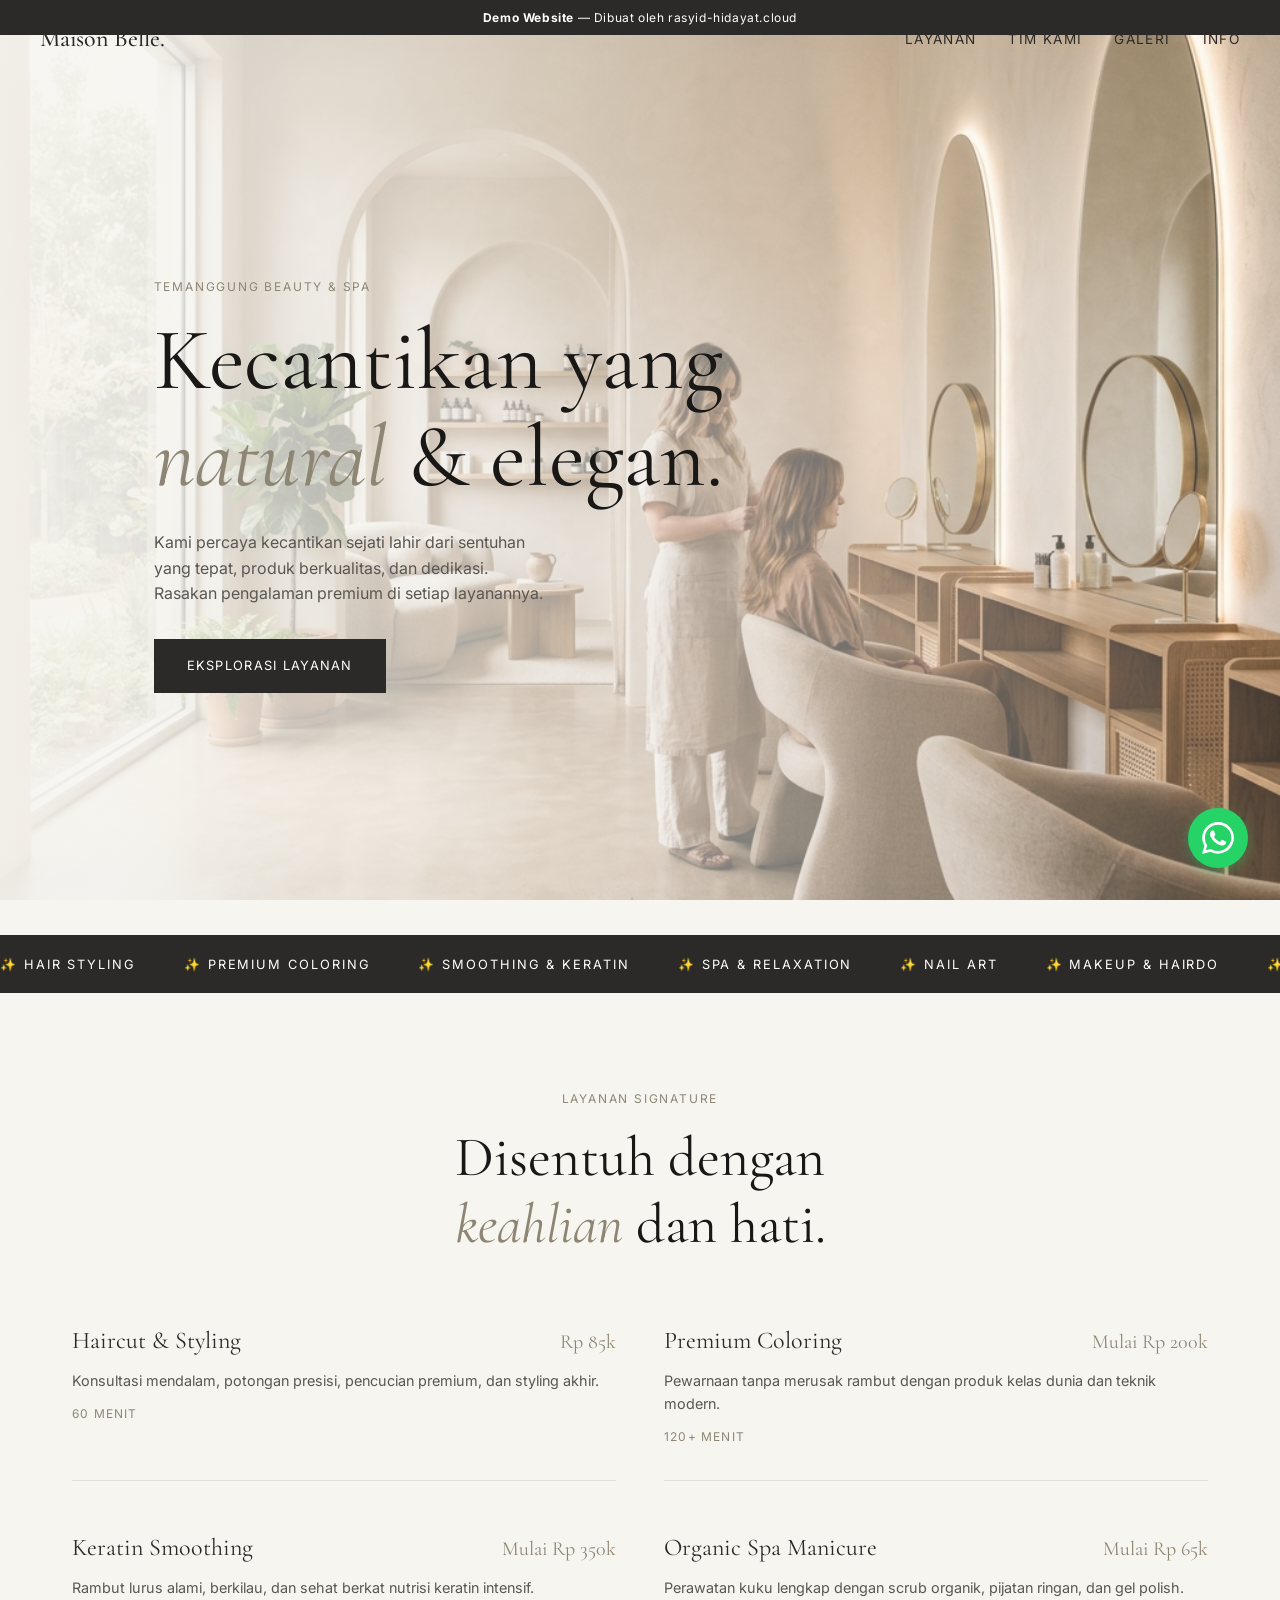
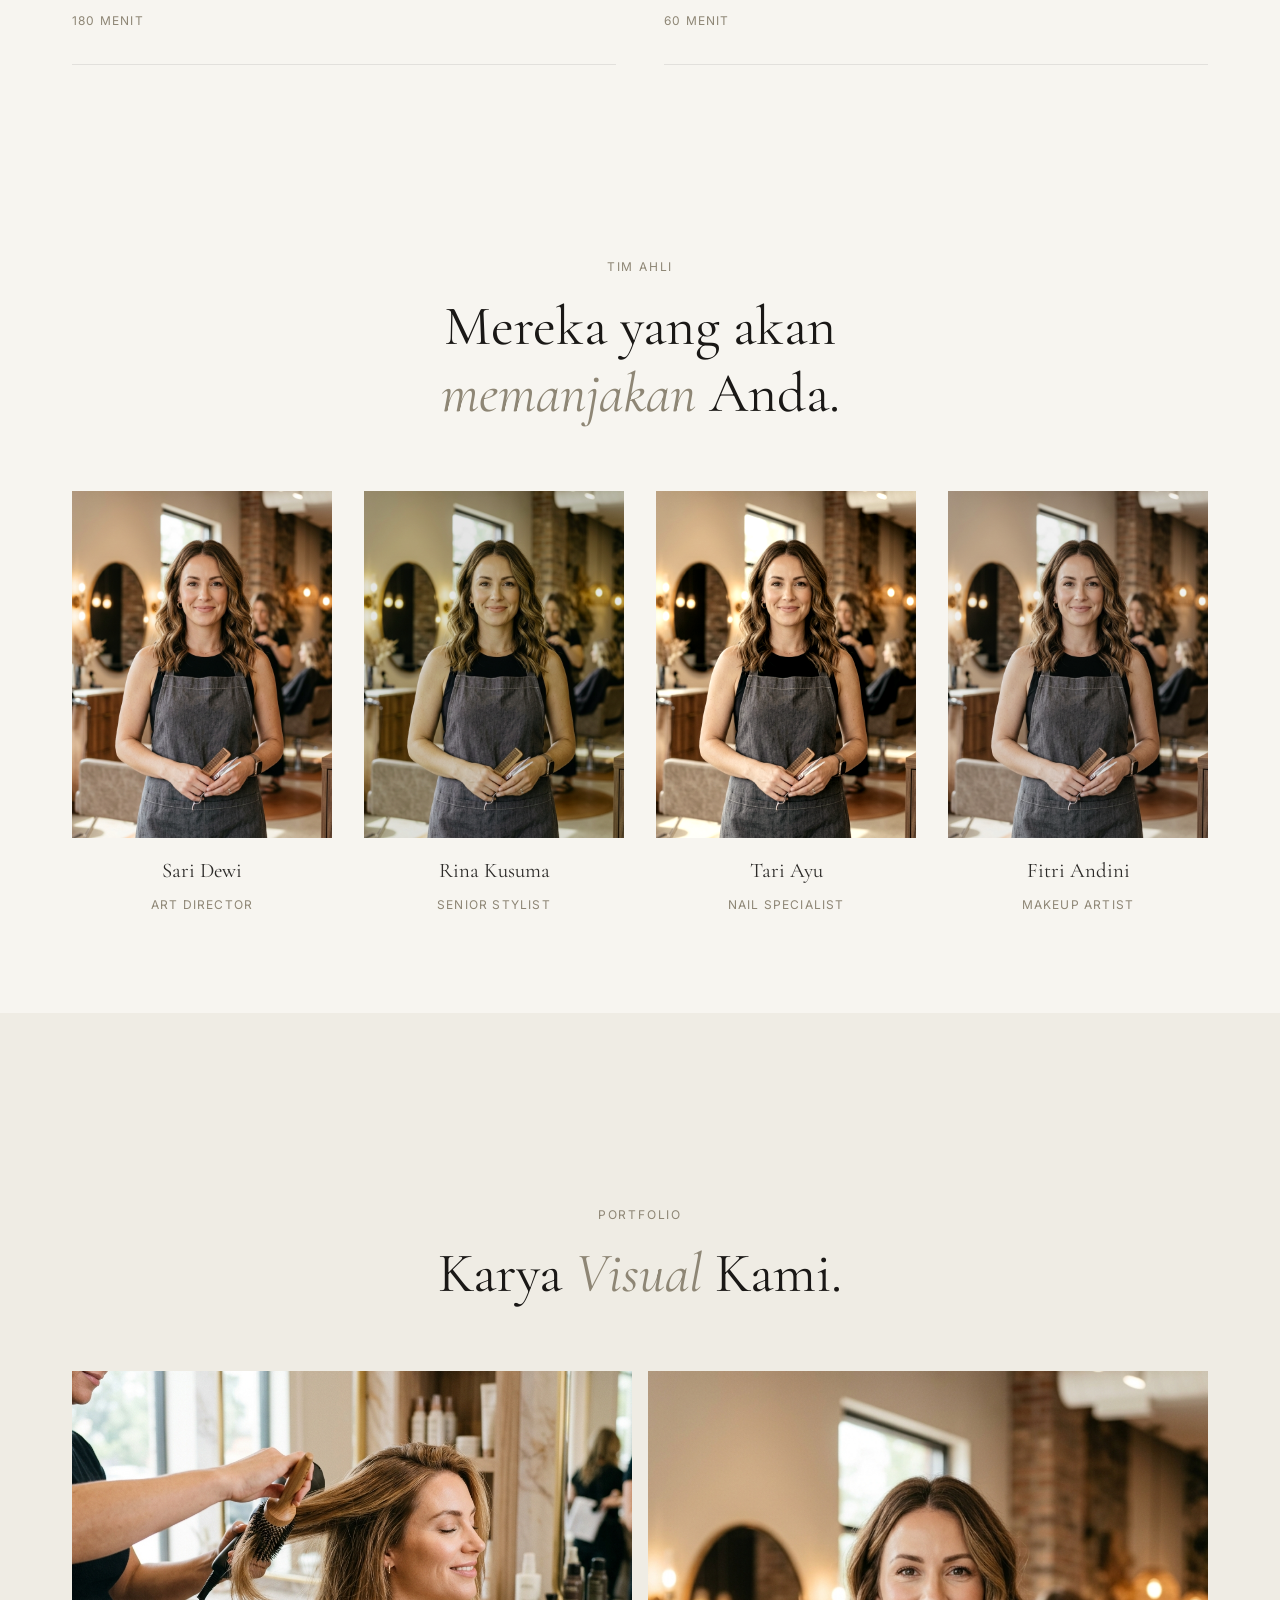
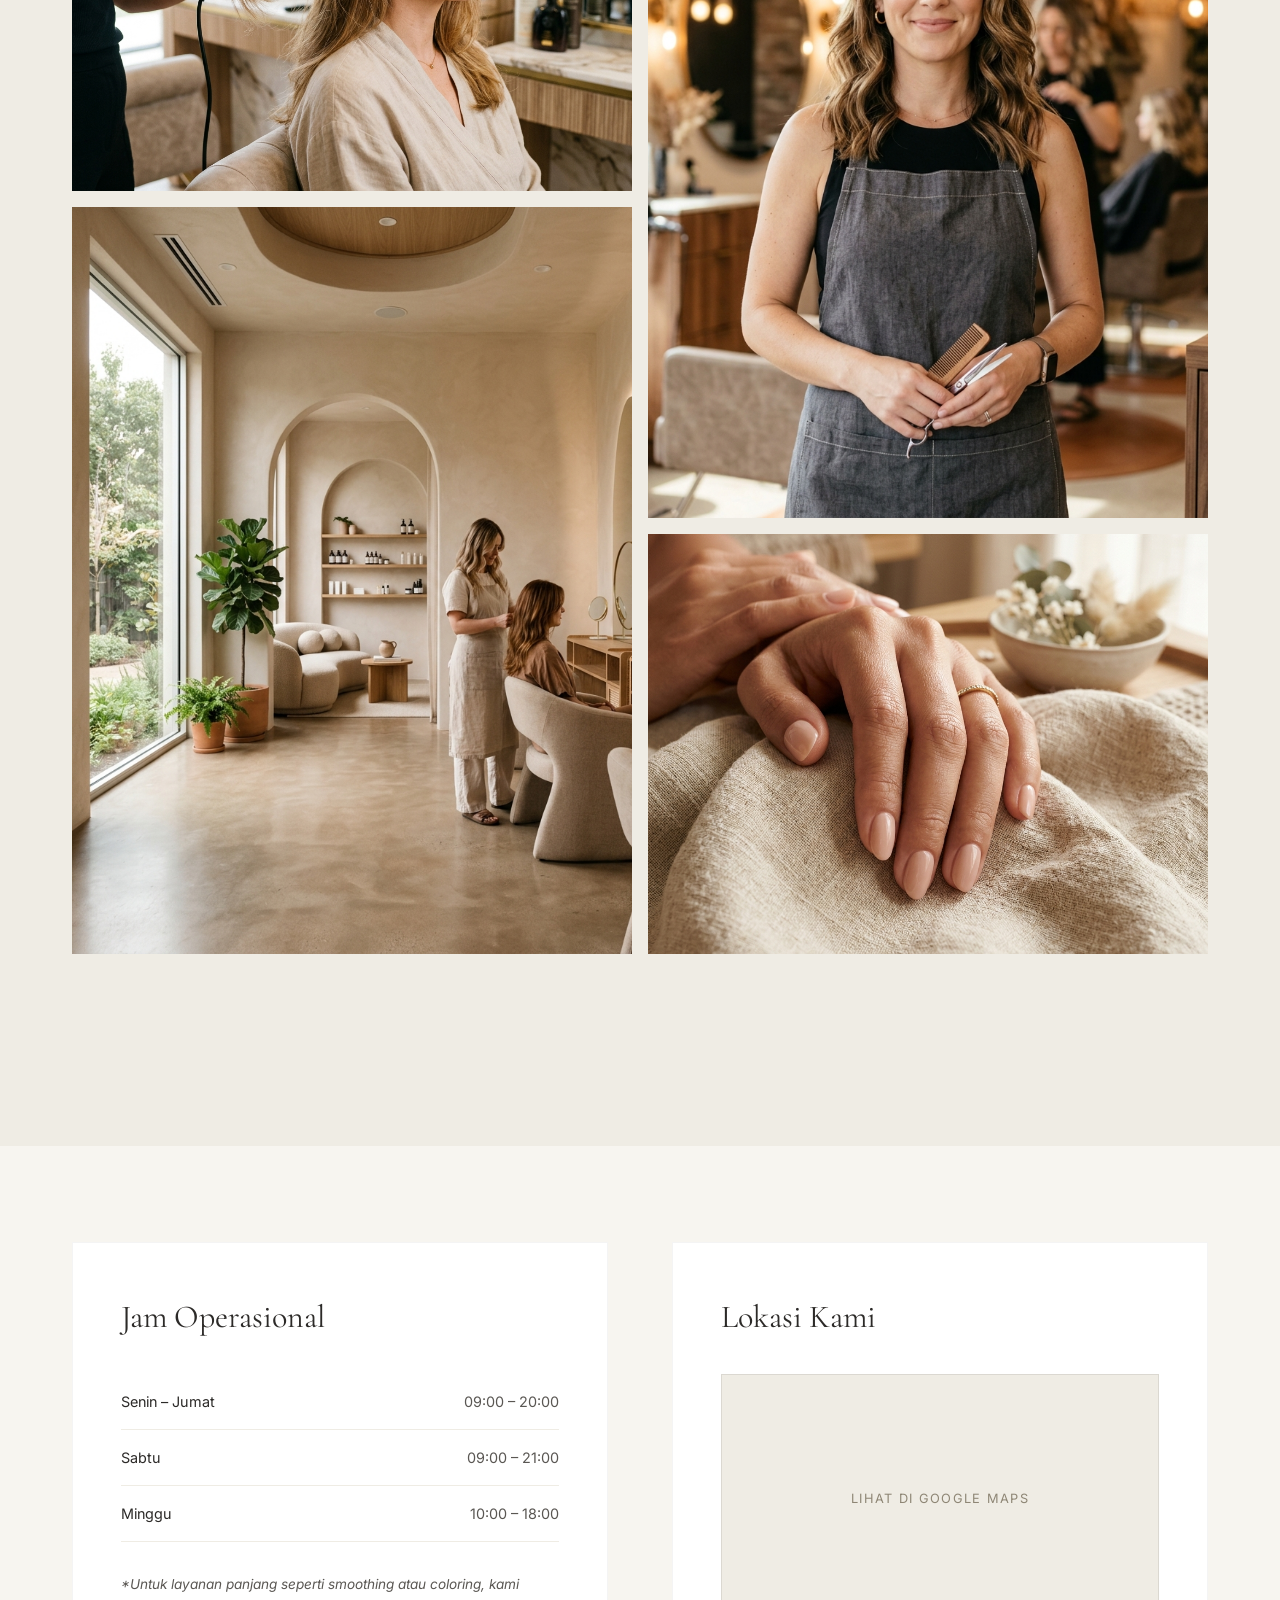
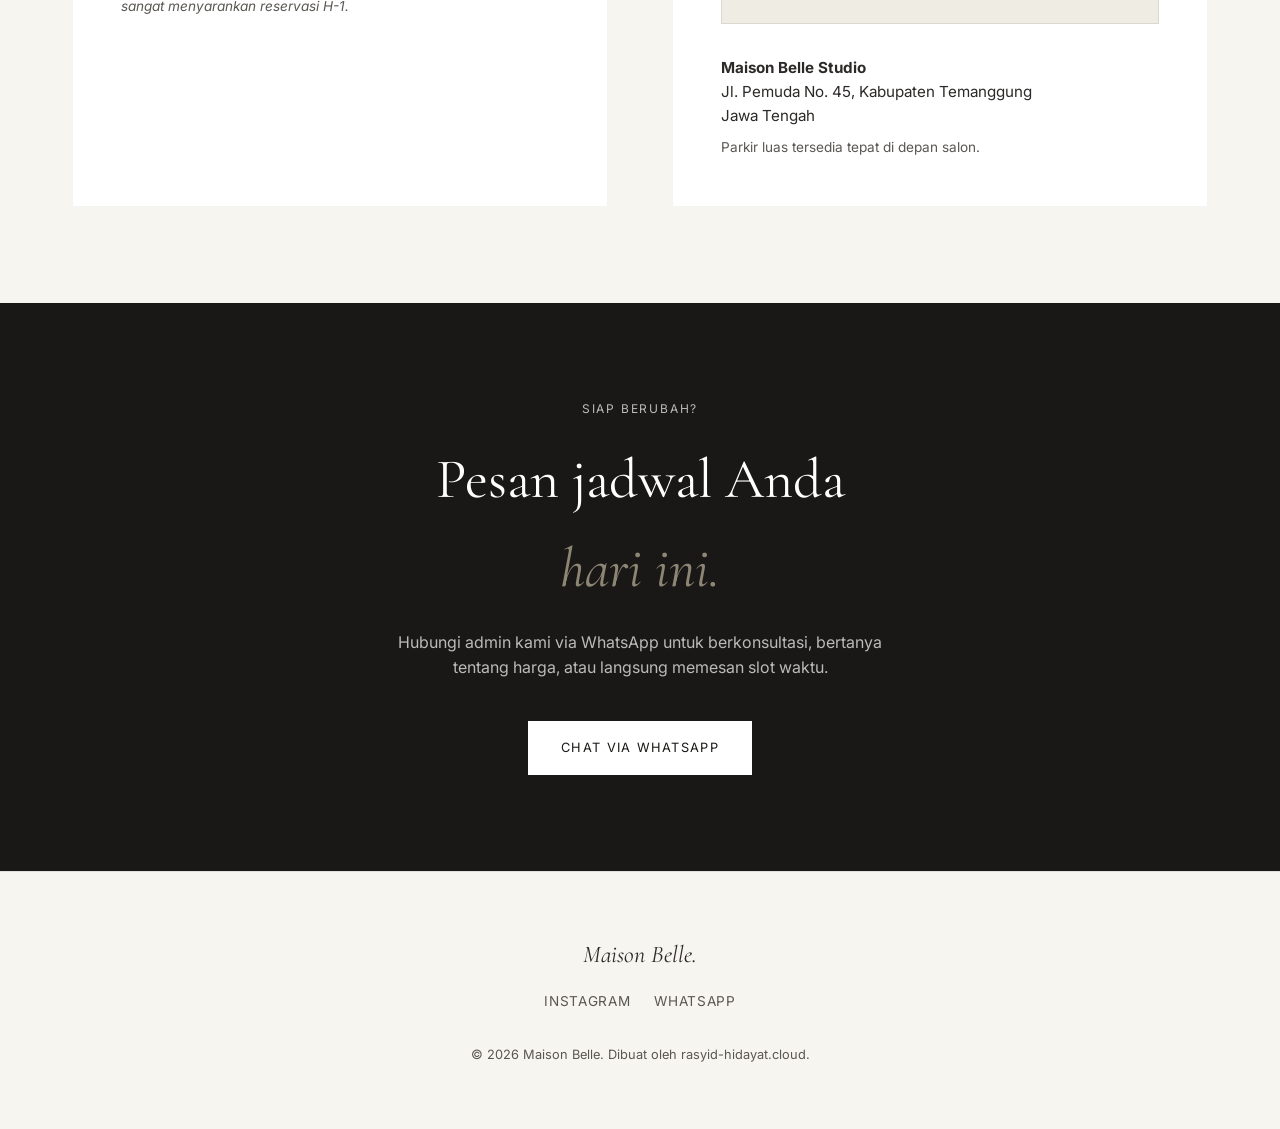
<file: demo-salon/index.html>
<!DOCTYPE html>
<html lang="id">
<head>
<meta charset="UTF-8">
<meta name="viewport" content="width=device-width, initial-scale=1.0">
<title>Maison Belle — Premium Salon & Spa</title>
<link rel="preconnect" href="https://fonts.googleapis.com">
<link rel="preconnect" href="https://fonts.gstatic.com" crossorigin>
<link href="https://fonts.googleapis.com/css2?family=Cormorant+Garamond:ital,wght@0,300;0,400;0,500;0,600;1,300;1,400;1,500&family=Inter:wght@300;400;500&display=swap" rel="stylesheet">
<style>
/* CSS RESET */
*, *::before, *::after { box-sizing: border-box; margin: 0; padding: 0; }
html { scroll-behavior: smooth; font-size: 16px; }

:root {
  --bg-color: #F7F5F0;      /* Warm off-white / Linen */
  --bg-alt: #EFECE4;        /* Slightly darker linen */
  --text-main: #2C2A28;     /* Warm charcoal */
  --text-light: #5A5753;    /* Muted text */
  --accent: #8E8675;        /* Muted warm taupe/olive */
  --accent-light: #D4CEBf; 
  --white: #FFFFFF;
  --black: #1A1816;
  
  --serif: 'Cormorant Garamond', serif;
  --sans: 'Inter', sans-serif;
}

body {
  font-family: var(--sans);
  background-color: var(--bg-color);
  color: var(--text-main);
  line-height: 1.6;
  overflow-x: hidden;
}

/* TYPOGRAPHY */
h1, h2, h3, h4, .serif { font-family: var(--serif); font-weight: 400; }
em { font-style: italic; color: var(--accent); }

/* NAV */
.nav-wrapper {
  position: fixed;
  top: 0; left: 0; right: 0;
  z-index: 100;
  padding: 1.25rem 2rem;
  transition: background 0.3s, padding 0.3s;
}
.nav-wrapper.scrolled {
  background: rgba(247, 245, 240, 0.95);
  backdrop-filter: blur(10px);
  padding: 1rem 2rem;
  border-bottom: 1px solid rgba(44, 42, 40, 0.05);
}
.nav-inner {
  max-width: 1200px;
  margin: 0 auto;
  display: flex;
  justify-content: space-between;
  align-items: center;
}
.brand {
  font-family: var(--serif);
  font-size: 1.5rem;
  text-decoration: none;
  color: var(--text-main);
  font-weight: 500;
  z-index: 102; /* above mobile menu */
  position: relative;
}
.nav-links {
  display: flex;
  gap: 2rem;
  list-style: none;
}
.nav-links a {
  font-size: 0.85rem;
  text-transform: uppercase;
  letter-spacing: 0.1em;
  color: var(--text-main);
  text-decoration: none;
  transition: color 0.2s;
}
.nav-links a:hover { color: var(--accent); }

/* MOBILE MENU BTN */
.menu-btn {
  display: none;
  background: none;
  border: none;
  cursor: pointer;
  z-index: 102;
  position: relative;
  width: 24px;
  height: 20px;
}
.menu-btn span {
  display: block;
  width: 100%;
  height: 1.5px;
  background: var(--text-main);
  position: absolute;
  transition: 0.3s;
}
.menu-btn span:nth-child(1) { top: 0; }
.menu-btn span:nth-child(2) { top: 9px; }
.menu-btn span:nth-child(3) { top: 18px; }
.menu-btn.active span:nth-child(1) { transform: rotate(45deg); top: 9px; }
.menu-btn.active span:nth-child(2) { opacity: 0; }
.menu-btn.active span:nth-child(3) { transform: rotate(-45deg); top: 9px; }

/* MOBILE MENU OVERLAY */
.mobile-menu {
  position: fixed;
  inset: 0;
  background: var(--bg-color);
  z-index: 101;
  display: flex;
  flex-direction: column;
  justify-content: center;
  align-items: center;
  gap: 2rem;
  opacity: 0;
  pointer-events: none;
  transition: opacity 0.4s ease;
}
.mobile-menu.active {
  opacity: 1;
  pointer-events: auto;
}
.mobile-menu a {
  font-family: var(--serif);
  font-size: 2.5rem;
  color: var(--text-main);
  text-decoration: none;
  font-style: italic;
  transform: translateY(20px);
  opacity: 0;
  transition: 0.4s ease;
}
.mobile-menu.active a {
  transform: translateY(0);
  opacity: 1;
}
.mobile-menu a:nth-child(1) { transition-delay: 0.1s; }
.mobile-menu a:nth-child(2) { transition-delay: 0.2s; }
.mobile-menu a:nth-child(3) { transition-delay: 0.3s; }
.mobile-menu a:nth-child(4) { transition-delay: 0.4s; }

/* HERO */
.hero {
  height: 100vh;
  position: relative;
  display: flex;
  align-items: center;
  padding: 0 2rem;
  background-image: url('assets/hero.png');
  background-size: cover;
  background-position: center;
  background-attachment: fixed;
}
.hero::before {
  content: '';
  position: absolute;
  inset: 0;
  background: linear-gradient(to right, rgba(247, 245, 240, 0.9) 0%, rgba(247, 245, 240, 0.4) 100%);
}
.hero-content {
  position: relative;
  max-width: 600px;
  z-index: 2;
  margin-left: auto;
  margin-right: auto;
  text-align: center;
}
@media(min-width: 768px) {
  .hero-content { margin-left: 10%; text-align: left; }
  .hero::before { background: linear-gradient(to right, rgba(247, 245, 240, 0.95) 0%, rgba(247, 245, 240, 0.2) 100%); }
}

.eyebrow {
  font-size: 0.75rem;
  text-transform: uppercase;
  letter-spacing: 0.15em;
  color: var(--accent);
  margin-bottom: 1rem;
  display: block;
}
.hero h1 {
  font-size: clamp(3rem, 8vw, 5.5rem);
  line-height: 1.1;
  color: var(--black);
  margin-bottom: 1.5rem;
}
.hero p {
  font-size: 1rem;
  color: var(--text-light);
  max-width: 400px;
  margin-bottom: 2rem;
  margin-left: auto;
  margin-right: auto;
}
@media(min-width: 768px) { .hero p { margin-left: 0; margin-right: 0; } }

.btn {
  display: inline-block;
  padding: 1rem 2rem;
  font-size: 0.8rem;
  text-transform: uppercase;
  letter-spacing: 0.1em;
  text-decoration: none;
  transition: all 0.3s;
  border: 1px solid var(--text-main);
}
.btn-primary {
  background: var(--text-main);
  color: var(--white);
}
.btn-primary:hover {
  background: transparent;
  color: var(--text-main);
}

/* MARQUEE */
.marquee {
  background: var(--text-main);
  color: var(--white);
  padding: 1rem 0;
  overflow: hidden;
  white-space: nowrap;
}
.marquee-inner {
  display: inline-block;
  animation: scroll 20s linear infinite;
}
.marquee span {
  font-size: 0.8rem;
  text-transform: uppercase;
  letter-spacing: 0.15em;
  margin-right: 3rem;
}
@keyframes scroll {
  0% { transform: translateX(0); }
  100% { transform: translateX(-50%); }
}

/* SECTIONS COMMON */
.section { padding: 6rem 2rem; max-width: 1200px; margin: 0 auto; }
.section-header { text-align: center; margin-bottom: 4rem; }
.section-title { font-size: clamp(2.5rem, 5vw, 3.5rem); color: var(--black); line-height: 1.2; }

/* SERVICES */
.services-grid {
  display: grid;
  grid-template-columns: 1fr;
  gap: 2rem;
}
@media(min-width: 768px) { .services-grid { grid-template-columns: 1fr 1fr; gap: 3rem; } }

.service-card {
  padding-bottom: 2rem;
  border-bottom: 1px solid rgba(44, 42, 40, 0.1);
}
.service-header { display: flex; justify-content: space-between; align-items: baseline; margin-bottom: 0.5rem; }
.service-name { font-family: var(--serif); font-size: 1.5rem; }
.service-price { font-family: var(--serif); font-size: 1.25rem; color: var(--accent); }
.service-desc { font-size: 0.9rem; color: var(--text-light); margin-bottom: 0.5rem; }
.service-time { font-size: 0.75rem; text-transform: uppercase; letter-spacing: 0.1em; color: var(--accent); }

/* TEAM */
.team-grid {
  display: grid;
  grid-template-columns: 1fr;
  gap: 2rem;
}
@media(min-width: 600px) { .team-grid { grid-template-columns: 1fr 1fr; } }
@media(min-width: 900px) { .team-grid { grid-template-columns: repeat(4, 1fr); } }

.team-card { text-align: center; }
.team-img-wrap {
  aspect-ratio: 3/4;
  overflow: hidden;
  margin-bottom: 1rem;
  background: var(--bg-alt);
}
.team-img-wrap img {
  width: 100%; height: 100%; object-fit: cover;
  transition: transform 0.5s;
}
.team-card:hover .team-img-wrap img { transform: scale(1.05); }
.team-name { font-family: var(--serif); font-size: 1.3rem; margin-bottom: 0.25rem; }
.team-role { font-size: 0.75rem; text-transform: uppercase; letter-spacing: 0.1em; color: var(--accent); }

/* GALLERY */
.gallery { background: var(--bg-alt); max-width: 100%; }
.gallery-inner { max-width: 1200px; margin: 0 auto; padding: 6rem 2rem; }
.gallery-grid {
  display: grid;
  grid-template-columns: 1fr;
  gap: 1rem;
}
@media(min-width: 768px) {
  .gallery-grid { grid-template-columns: repeat(2, 1fr); }
  .g-col { display: flex; flex-direction: column; gap: 1rem; }
}
.gallery-img { width: 100%; object-fit: cover; background: var(--bg-color); }
.g-tall { aspect-ratio: 3/4; }
.g-wide { aspect-ratio: 4/3; }

/* HOURS & LOCATION */
.info-section {
  display: grid;
  grid-template-columns: 1fr;
  gap: 4rem;
}
@media(min-width: 768px) { .info-section { grid-template-columns: 1fr 1fr; } }

.info-box {
  background: var(--white);
  padding: 3rem;
  border: 1px solid rgba(44, 42, 40, 0.05);
}
.info-title { font-family: var(--serif); font-size: 2rem; margin-bottom: 2rem; }
.hours-row { display: flex; justify-content: space-between; border-bottom: 1px solid var(--bg-alt); padding: 1rem 0; font-size: 0.9rem; }
.hours-row:last-child { border-bottom: none; }
.hours-day { color: var(--text-main); }
.hours-time { color: var(--text-light); }

.map-placeholder {
  width: 100%; height: 250px; background: var(--bg-alt);
  display: flex; align-items: center; justify-content: center;
  color: var(--accent); text-transform: uppercase; letter-spacing: 0.1em; font-size: 0.8rem;
  margin-bottom: 2rem; border: 1px solid rgba(44,42,40,0.1); cursor: pointer; transition: 0.3s;
}
.map-placeholder:hover { border-color: var(--accent); }

/* BOOKING CTA */
.booking-cta { text-align: center; padding: 6rem 2rem; background: var(--black); color: var(--white); }
.booking-cta h2 { font-size: clamp(2rem, 5vw, 3.5rem); margin-bottom: 1rem; color: var(--white); }
.booking-cta p { color: rgba(255,255,255,0.7); margin-bottom: 2.5rem; max-width: 500px; margin-left: auto; margin-right: auto; }
.btn-white { border-color: var(--white); color: var(--black); background: var(--white); }
.btn-white:hover { background: transparent; color: var(--white); }

/* FOOTER */
footer { padding: 4rem 2rem; text-align: center; border-top: 1px solid rgba(44, 42, 40, 0.1); }
.footer-logo { font-family: var(--serif); font-size: 1.5rem; font-style: italic; margin-bottom: 1rem; }
.footer-links { display: flex; justify-content: center; gap: 1.5rem; margin-bottom: 2rem; }
.footer-links a { color: var(--text-light); text-decoration: none; font-size: 0.85rem; text-transform: uppercase; letter-spacing: 0.05em; transition: 0.2s; }
.footer-links a:hover { color: var(--accent); }
.copyright { font-size: 0.8rem; color: var(--text-light); }

/* FLOATING WA BUTTON */
.fab-wa {
  position: fixed;
  bottom: 2rem;
  right: 2rem;
  background: #25D366;
  width: 60px;
  height: 60px;
  border-radius: 50%;
  display: flex;
  align-items: center;
  justify-content: center;
  color: white;
  text-decoration: none;
  box-shadow: 0 4px 12px rgba(37, 211, 102, 0.3);
  z-index: 900;
  transition: transform 0.3s;
  animation: pulse-wa 2s infinite;
}
.fab-wa:hover { transform: scale(1.05); animation: none; }
.fab-wa svg { width: 32px; height: 32px; fill: currentColor; }

@keyframes pulse-wa {
  0% { box-shadow: 0 0 0 0 rgba(37, 211, 102, 0.5); }
  70% { box-shadow: 0 0 0 15px rgba(37, 211, 102, 0); }
  100% { box-shadow: 0 0 0 0 rgba(37, 211, 102, 0); }
}

/* ANIMATIONS (SCROLL REVEAL) */
.reveal { opacity: 0; transform: translateY(30px); transition: 0.8s ease-out; }
.reveal.active { opacity: 1; transform: translateY(0); }

/* RESPONSIVE NAV */
@media(max-width: 767px) {
  .nav-links { display: none; }
  .menu-btn { display: block; }
  .fab-wa { bottom: 1.5rem; right: 1.5rem; width: 50px; height: 50px; }
  .fab-wa svg { width: 26px; height: 26px; }
}
</style>
</head>
<body>

<!-- DEMO BANNER -->
<div style="background: var(--text-main); color: var(--white); text-align: center; padding: 0.5rem; font-size: 0.75rem; letter-spacing: 0.05em; z-index: 9999; position: relative;">
  <strong>Demo Website</strong> — Dibuat oleh rasyid-hidayat.cloud
</div>

<!-- FLOATING WA -->
<a href="https://wa.me/6281200000000?text=Halo%20Maison%20Belle%2C%20saya%20ingin%20reservasi" class="fab-wa" target="_blank" aria-label="WhatsApp">
  <svg viewBox="0 0 24 24"><path d="M17.472 14.382c-.297-.149-1.758-.867-2.03-.967-.273-.099-.471-.148-.67.15-.197.297-.767.966-.94 1.164-.173.199-.347.223-.644.075-.297-.15-1.255-.463-2.39-1.475-.883-.788-1.48-1.761-1.653-2.059-.173-.297-.018-.458.13-.606.134-.133.298-.347.446-.52.149-.174.198-.298.298-.497.099-.198.05-.371-.025-.52-.075-.149-.669-1.612-.916-2.207-.242-.579-.487-.5-.669-.51-.173-.008-.371-.01-.57-.01-.198 0-.52.074-.792.372-.272.297-1.04 1.016-1.04 2.479 0 1.462 1.065 2.875 1.213 3.074.149.198 2.096 3.2 5.077 4.487.709.306 1.262.489 1.694.625.712.227 1.36.195 1.871.118.571-.085 1.758-.719 2.006-1.413.248-.694.248-1.289.173-1.413-.074-.124-.272-.198-.57-.347m-5.421 7.403h-.004a9.87 9.87 0 01-5.031-1.378l-.361-.214-3.741.982.998-3.648-.235-.374a9.86 9.86 0 01-1.51-5.26c.001-5.45 4.436-9.884 9.888-9.884 2.64 0 5.122 1.03 6.988 2.898a9.825 9.825 0 012.893 6.994c-.003 5.45-4.437 9.884-9.885 9.884m8.413-18.297A11.815 11.815 0 0012.05 0C5.495 0 .16 5.335.157 11.892c0 2.096.547 4.142 1.588 5.945L.057 24l6.305-1.654a11.882 11.882 0 005.683 1.448h.005c6.554 0 11.89-5.335 11.893-11.893a11.821 11.821 0 00-3.48-8.413z"/></svg>
</a>

<!-- NAV -->
<header class="nav-wrapper" id="nav">
  <div class="nav-inner">
    <a href="#" class="brand">Maison Belle.</a>
    <ul class="nav-links">
      <li><a href="#services">Layanan</a></li>
      <li><a href="#team">Tim Kami</a></li>
      <li><a href="#gallery">Galeri</a></li>
      <li><a href="#info">Info</a></li>
    </ul>
    <button class="menu-btn" id="menuBtn" aria-label="Menu">
      <span></span><span></span><span></span>
    </button>
  </div>
</header>

<!-- MOBILE MENU -->
<div class="mobile-menu" id="mobileMenu">
  <a href="#services" class="nav-item-mobile">Layanan</a>
  <a href="#team" class="nav-item-mobile">Tim Kami</a>
  <a href="#gallery" class="nav-item-mobile">Galeri</a>
  <a href="#info" class="nav-item-mobile">Lokasi & Jam</a>
</div>

<!-- HERO -->
<section class="hero">
  <div class="hero-content reveal">
    <span class="eyebrow">Temanggung Beauty & Spa</span>
    <h1>Kecantikan yang<br><em>natural</em> & elegan.</h1>
    <p>Kami percaya kecantikan sejati lahir dari sentuhan yang tepat, produk berkualitas, dan dedikasi. Rasakan pengalaman premium di setiap layanannya.</p>
    <a href="#services" class="btn btn-primary">Eksplorasi Layanan</a>
  </div>
</section>

<!-- MARQUEE -->
<div class="marquee">
  <div class="marquee-inner">
    <span>✨ Hair Styling</span><span>✨ Premium Coloring</span><span>✨ Smoothing & Keratin</span><span>✨ Spa & Relaxation</span><span>✨ Nail Art</span><span>✨ Makeup & Hairdo</span><span>✨ Hair Styling</span><span>✨ Premium Coloring</span><span>✨ Smoothing & Keratin</span><span>✨ Spa & Relaxation</span><span>✨ Nail Art</span><span>✨ Makeup & Hairdo</span>
  </div>
</div>

<!-- SERVICES -->
<section class="section" id="services">
  <div class="section-header reveal">
    <span class="eyebrow">Layanan Signature</span>
    <h2 class="section-title">Disentuh dengan<br><em>keahlian</em> dan hati.</h2>
  </div>
  
  <div class="services-grid">
    <div class="service-card reveal">
      <div class="service-header">
        <h3 class="service-name">Haircut & Styling</h3>
        <span class="service-price">Rp 85k</span>
      </div>
      <p class="service-desc">Konsultasi mendalam, potongan presisi, pencucian premium, dan styling akhir.</p>
      <span class="service-time">60 Menit</span>
    </div>
    
    <div class="service-card reveal">
      <div class="service-header">
        <h3 class="service-name">Premium Coloring</h3>
        <span class="service-price">Mulai Rp 200k</span>
      </div>
      <p class="service-desc">Pewarnaan tanpa merusak rambut dengan produk kelas dunia dan teknik modern.</p>
      <span class="service-time">120+ Menit</span>
    </div>

    <div class="service-card reveal">
      <div class="service-header">
        <h3 class="service-name">Keratin Smoothing</h3>
        <span class="service-price">Mulai Rp 350k</span>
      </div>
      <p class="service-desc">Rambut lurus alami, berkilau, dan sehat berkat nutrisi keratin intensif.</p>
      <span class="service-time">180 Menit</span>
    </div>

    <div class="service-card reveal">
      <div class="service-header">
        <h3 class="service-name">Organic Spa Manicure</h3>
        <span class="service-price">Mulai Rp 65k</span>
      </div>
      <p class="service-desc">Perawatan kuku lengkap dengan scrub organik, pijatan ringan, dan gel polish.</p>
      <span class="service-time">60 Menit</span>
    </div>
  </div>
</section>

<!-- TEAM -->
<section class="section" id="team">
  <div class="section-header reveal">
    <span class="eyebrow">Tim Ahli</span>
    <h2 class="section-title">Mereka yang akan<br><em>memanjakan</em> Anda.</h2>
  </div>
  
  <div class="team-grid">
    <div class="team-card reveal">
      <div class="team-img-wrap">
        <img src="assets/team1.png" alt="Sari Dewi">
      </div>
      <h3 class="team-name">Sari Dewi</h3>
      <span class="team-role">Art Director</span>
    </div>
    <div class="team-card reveal">
      <div class="team-img-wrap">
        <img src="assets/team1.png" alt="Rina Kusuma" style="filter: hue-rotate(15deg) brightness(0.9);">
      </div>
      <h3 class="team-name">Rina Kusuma</h3>
      <span class="team-role">Senior Stylist</span>
    </div>
    <div class="team-card reveal">
      <div class="team-img-wrap">
        <img src="assets/team1.png" alt="Tari Ayu" style="filter: sepia(0.2) contrast(1.1);">
      </div>
      <h3 class="team-name">Tari Ayu</h3>
      <span class="team-role">Nail Specialist</span>
    </div>
    <div class="team-card reveal">
      <div class="team-img-wrap">
        <img src="assets/team1.png" alt="Fitri Andini" style="filter: saturate(0.8) brightness(0.95);">
      </div>
      <h3 class="team-name">Fitri Andini</h3>
      <span class="team-role">Makeup Artist</span>
    </div>
  </div>
</section>

<!-- GALLERY -->
<section class="gallery section" id="gallery">
  <div class="gallery-inner">
    <div class="section-header reveal">
      <span class="eyebrow">Portfolio</span>
      <h2 class="section-title">Karya <em>Visual</em> Kami.</h2>
    </div>
    
    <div class="gallery-grid">
      <div class="g-col">
        <img src="assets/gallery1.png" alt="Hair styling result" class="gallery-img g-wide reveal">
        <img src="assets/hero.png" alt="Interior Salon" class="gallery-img g-tall reveal" style="object-position: left;">
      </div>
      <div class="g-col">
        <img src="assets/team1.png" alt="Professional Work" class="gallery-img g-tall reveal">
        <img src="assets/gallery2.png" alt="Nail Art Result" class="gallery-img g-wide reveal">
      </div>
    </div>
  </div>
</section>

<!-- INFO (HOURS & LOCATION) -->
<section class="section" id="info">
  <div class="info-section">
    <div class="info-box reveal">
      <h2 class="info-title">Jam Operasional</h2>
      <div class="hours-row">
        <span class="hours-day">Senin – Jumat</span>
        <span class="hours-time">09:00 – 20:00</span>
      </div>
      <div class="hours-row">
        <span class="hours-day">Sabtu</span>
        <span class="hours-time">09:00 – 21:00</span>
      </div>
      <div class="hours-row">
        <span class="hours-day">Minggu</span>
        <span class="hours-time">10:00 – 18:00</span>
      </div>
      <p style="margin-top: 2rem; font-size: 0.85rem; color: var(--text-light); font-style: italic;">
        *Untuk layanan panjang seperti smoothing atau coloring, kami sangat menyarankan reservasi H-1.
      </p>
    </div>
    
    <div class="info-box reveal">
      <h2 class="info-title">Lokasi Kami</h2>
      <div class="map-placeholder" onclick="window.open('https://maps.google.com','_blank')">
        Lihat di Google Maps
      </div>
      <p style="font-size: 0.95rem; margin-bottom: 0.5rem; color: var(--text-main);">
        <strong>Maison Belle Studio</strong><br>
        Jl. Pemuda No. 45, Kabupaten Temanggung<br>
        Jawa Tengah
      </p>
      <p style="font-size: 0.85rem; color: var(--text-light);">
        Parkir luas tersedia tepat di depan salon.
      </p>
    </div>
  </div>
</section>

<!-- CTA -->
<section class="booking-cta">
  <div class="reveal">
    <span class="eyebrow" style="color: rgba(255,255,255,0.7);">Siap Berubah?</span>
    <h2>Pesan jadwal Anda<br><em>hari ini.</em></h2>
    <p>Hubungi admin kami via WhatsApp untuk berkonsultasi, bertanya tentang harga, atau langsung memesan slot waktu.</p>
    <a href="https://wa.me/6281200000000?text=Halo%20Maison%20Belle%2C%20saya%20ingin%20reservasi" class="btn btn-white" target="_blank">Chat via WhatsApp</a>
  </div>
</section>

<!-- FOOTER -->
<footer>
  <div class="footer-logo">Maison Belle.</div>
  <div class="footer-links">
    <a href="https://instagram.com" target="_blank">Instagram</a>
    <a href="https://wa.me/6281200000000" target="_blank">WhatsApp</a>
  </div>
  <div class="copyright">
    &copy; 2026 Maison Belle. Dibuat oleh rasyid-hidayat.cloud.
  </div>
</footer>

<script>
// Mobile Menu Toggle
const menuBtn = document.getElementById('menuBtn');
const mobileMenu = document.getElementById('mobileMenu');
const mobileLinks = document.querySelectorAll('.nav-item-mobile');

menuBtn.addEventListener('click', () => {
  menuBtn.classList.toggle('active');
  mobileMenu.classList.toggle('active');
  document.body.style.overflow = mobileMenu.classList.contains('active') ? 'hidden' : '';
});

mobileLinks.forEach(link => {
  link.addEventListener('click', () => {
    menuBtn.classList.remove('active');
    mobileMenu.classList.remove('active');
    document.body.style.overflow = '';
  });
});

// Navbar scroll effect
const nav = document.getElementById('nav');
window.addEventListener('scroll', () => {
  if (window.scrollY > 50) {
    nav.classList.add('scrolled');
  } else {
    nav.classList.remove('scrolled');
  }
});

// Scroll Reveal Animation
const revealElements = document.querySelectorAll('.reveal');
const revealObserver = new IntersectionObserver((entries) => {
  entries.forEach(entry => {
    if (entry.isIntersecting) {
      entry.target.classList.add('active');
      revealObserver.unobserve(entry.target);
    }
  });
}, { threshold: 0.15, rootMargin: "0px 0px -50px 0px" });

revealElements.forEach(el => revealObserver.observe(el));
</script>

</body>
</html>
</file>
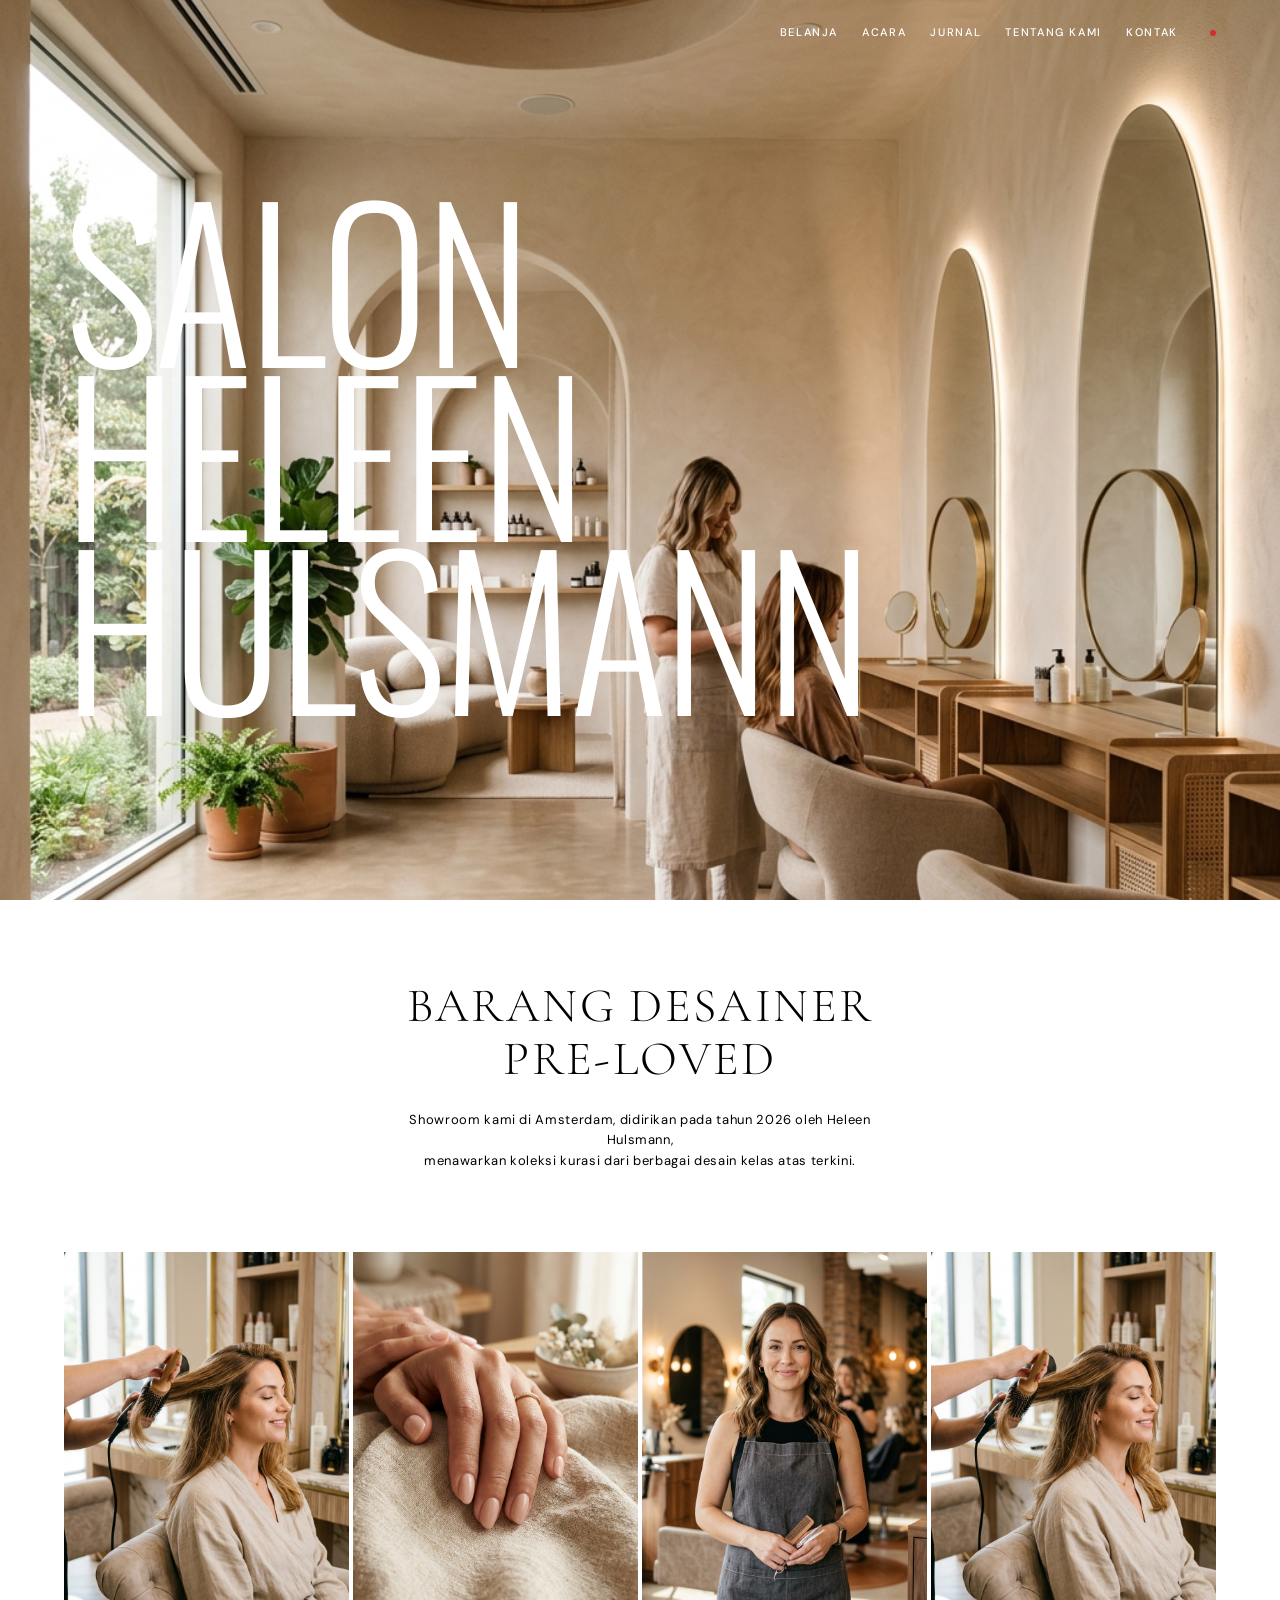
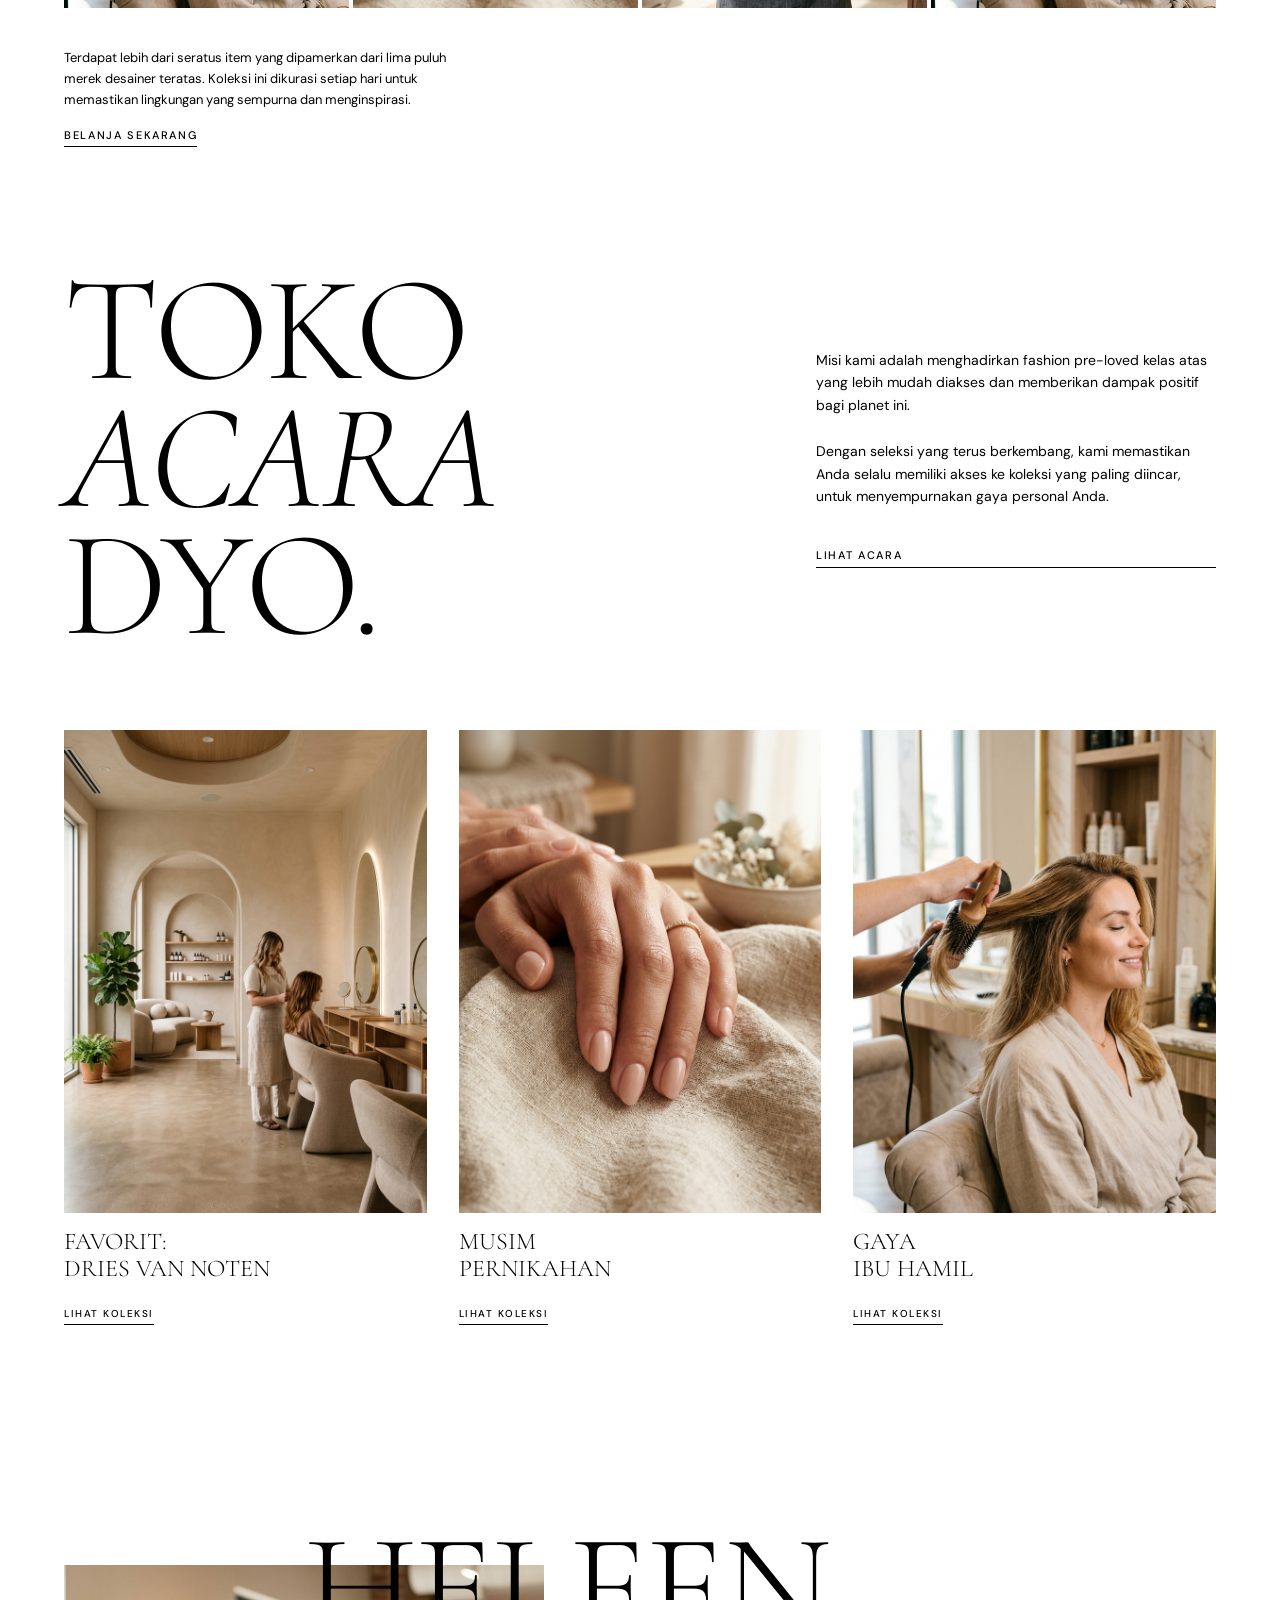
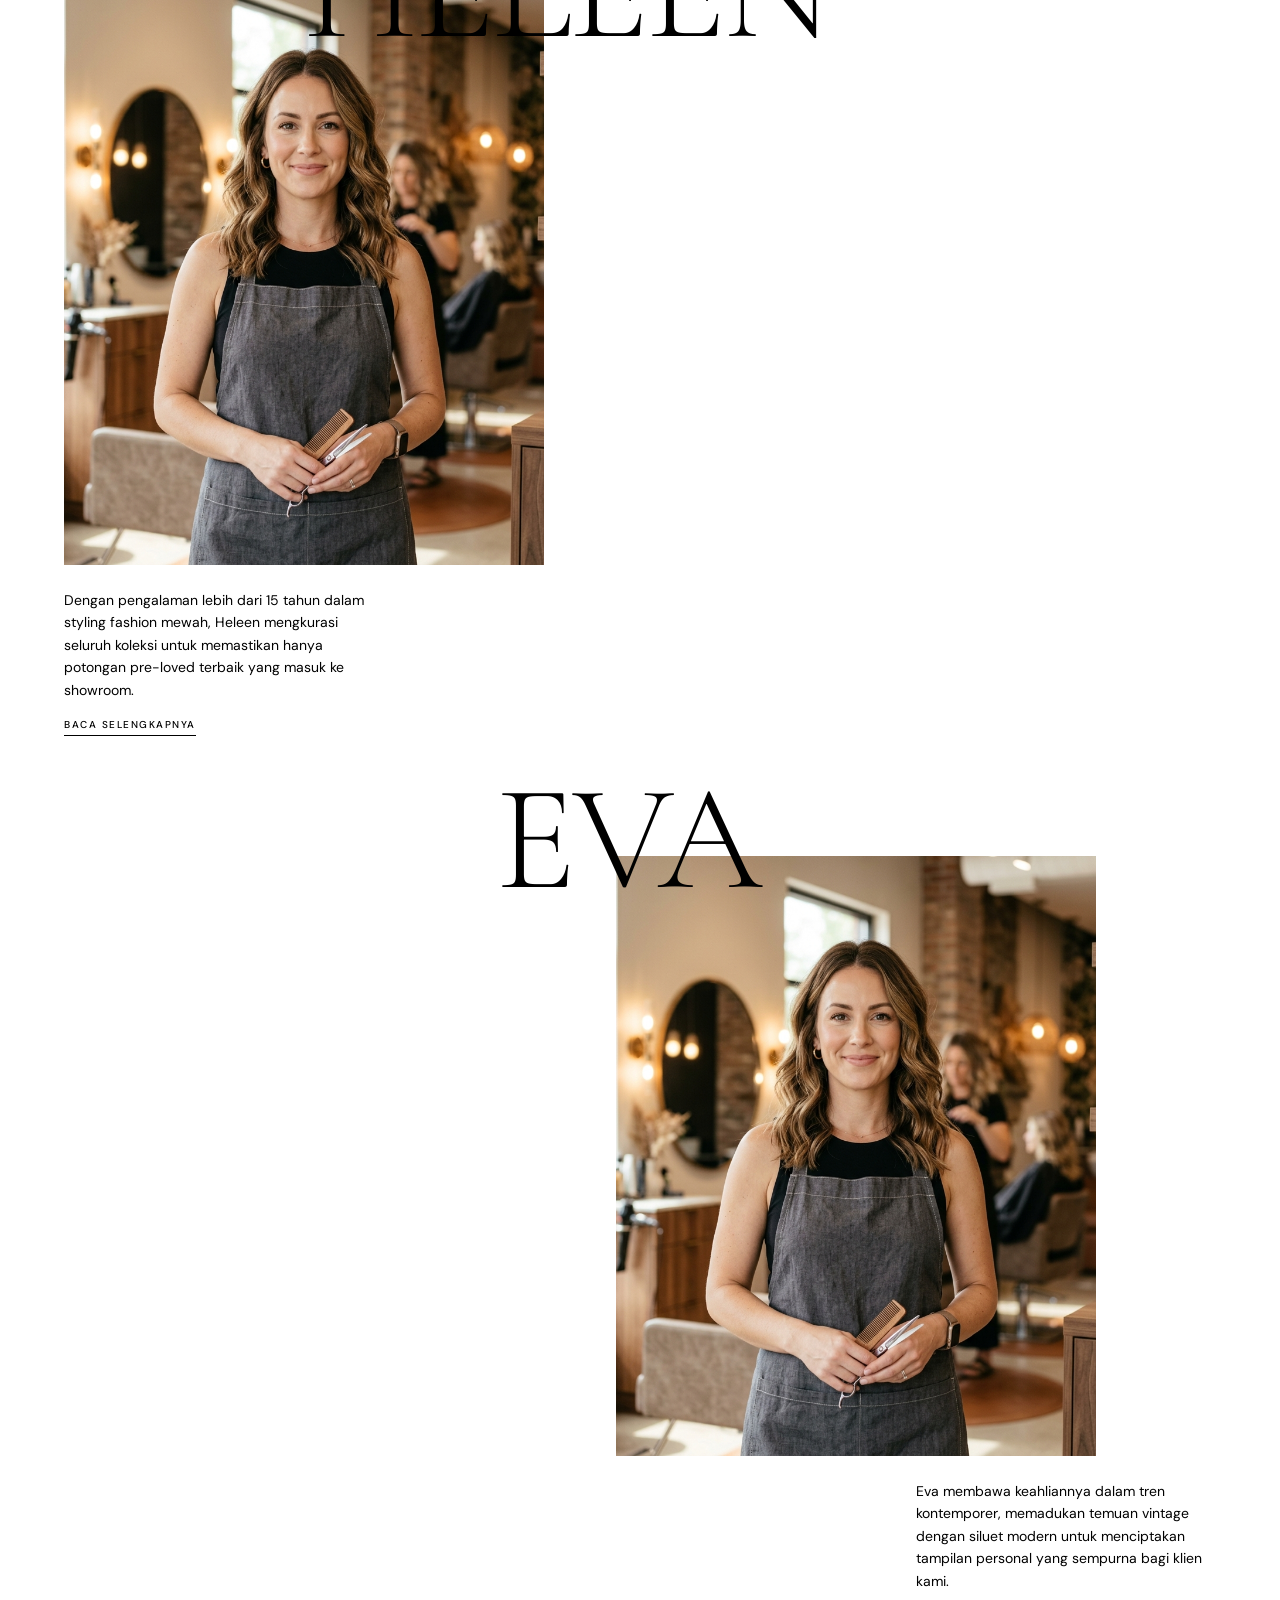
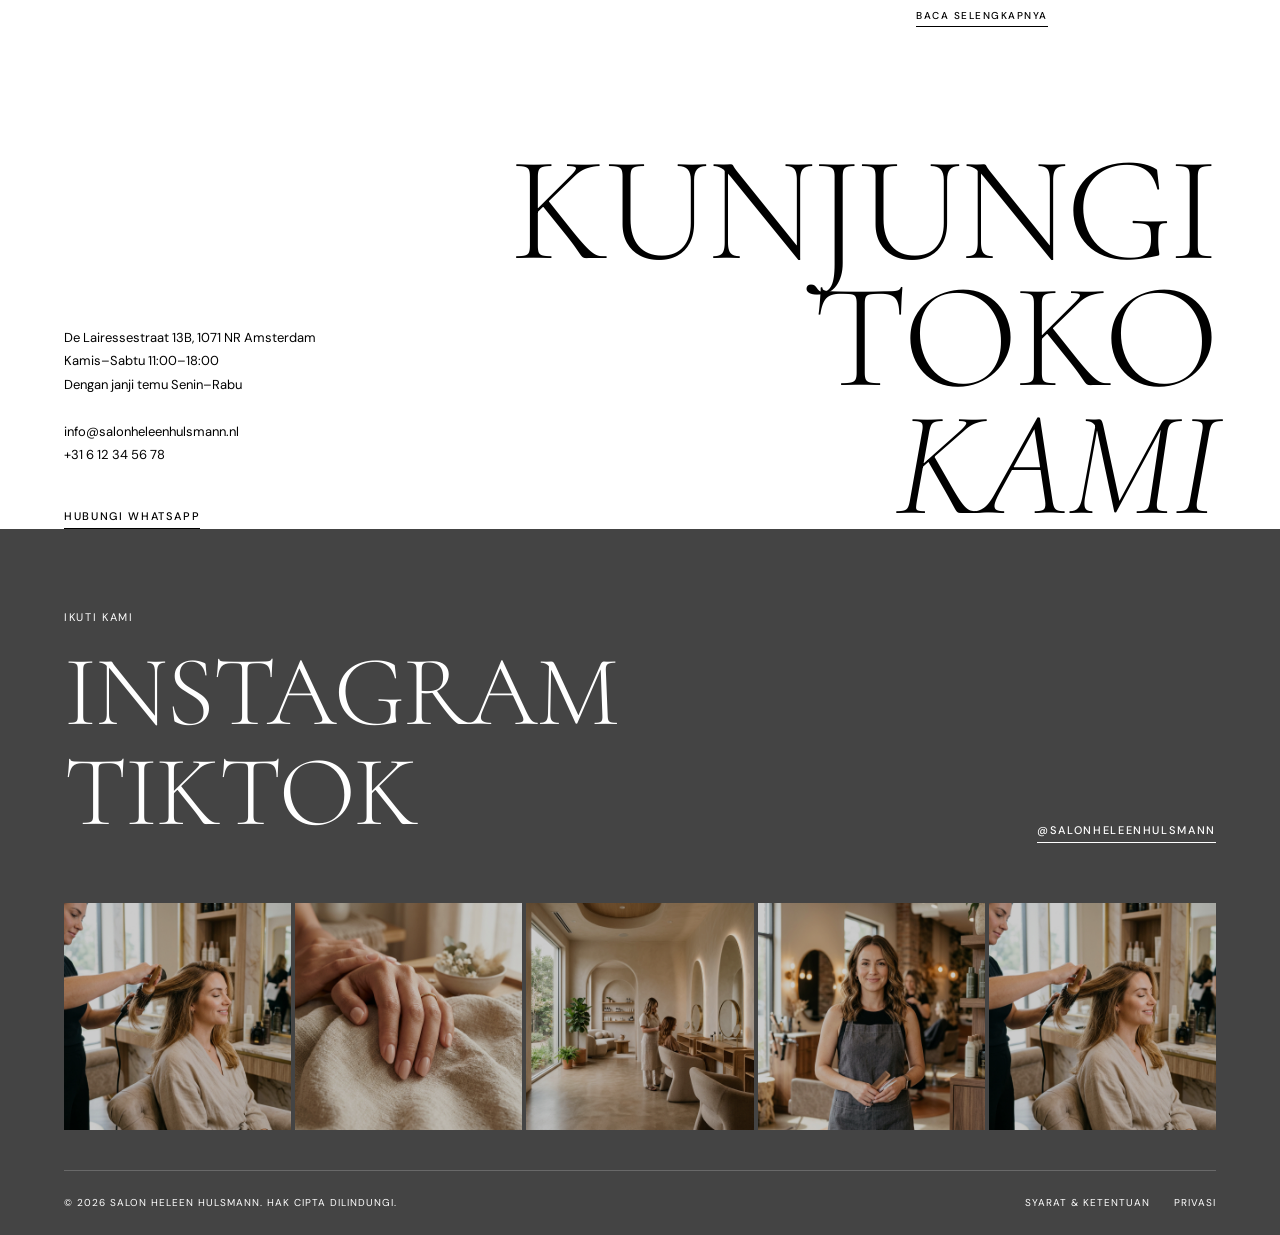
<file: premium-v2/index.html>
<!DOCTYPE html>
<html lang="id">
<head>
    <meta charset="UTF-8">
    <meta name="viewport" content="width=device-width, initial-scale=1.0">
    <title>Salon Heleen Hulsmann</title>
    
    <!-- Google Fonts -->
    <link rel="preconnect" href="https://fonts.googleapis.com">
    <link rel="preconnect" href="https://fonts.gstatic.com" crossorigin>
    <link href="https://fonts.googleapis.com/css2?family=Cormorant+Garamond:ital,wght@0,300;0,400;1,300;1,400&family=DM+Sans:wght@300;400;500&family=Oswald:wght@500;700&display=swap" rel="stylesheet">
    
    <link rel="stylesheet" href="styles.css">
</head>
<body>
    <!-- Navbar -->
    <nav class="navbar" id="navbar">
        <div class="nav-right">
            <a href="#shop" class="nav-link">BELANJA</a>
            <a href="#events" class="nav-link">ACARA</a>
            <a href="#journal" class="nav-link">JURNAL</a>
            <a href="#about" class="nav-link">TENTANG KAMI</a>
            <a href="#contact" class="nav-link">KONTAK</a>
            <div class="nav-indicator"></div>
        </div>
    </nav>

    <main>
        <!-- Hero Section -->
        <section class="hero" id="hero">
            <div class="hero-bg parallax-bg">
                <img src="../assets/hero.png" alt="Salon Heleen Hulsmann" loading="eager">
            </div>
            <div class="hero-content">
                <h1 class="hero-title animate-up">
                    <span>SALON</span>
                    <span>HELEEN</span>
                    <span>HULSMANN</span>
                </h1>
            </div>
        </section>

        <!-- Intro Section -->
        <section class="intro-section" id="intro">
            <div class="container text-center animate-up">
                <h2 class="serif-title">BARANG DESAINER<br>PRE-LOVED</h2>
                <p class="intro-text">
                    Showroom kami di Amsterdam, didirikan pada tahun 2026 oleh Heleen Hulsmann,<br>
                    menawarkan koleksi kurasi dari berbagai desain kelas atas terkini.
                </p>
            </div>
        </section>

        <!-- Products Visual Grid -->
        <section class="products-section" id="products">
            <div class="product-gallery animate-up">
                <img src="../assets/gallery1.png" alt="Produk 1">
                <img src="../assets/gallery2.png" alt="Produk 2">
                <img src="../assets/team1.png" alt="Produk 3">
                <img src="../assets/gallery1.png" alt="Produk 4">
            </div>
            <div class="container">
                <div class="product-desc animate-up">
                    <p>Terdapat lebih dari seratus item yang dipamerkan dari lima puluh merek desainer teratas. 
                    Koleksi ini dikurasi setiap hari untuk memastikan lingkungan yang sempurna dan menginspirasi.</p>
                    <a href="/shop" class="shop-link">BELANJA SEKARANG</a>
                </div>
            </div>
        </section>

        <!-- Services Section (STORE EVENTS DYO) -->
        <section class="services-section" id="services">
            <div class="container services-flex">
                <div class="services-left animate-up" data-delay="0">
                    <h2 class="massive-serif">
                        TOKO<br>
                        <em>ACARA</em><br>
                        DYO.
                    </h2>
                </div>
                <div class="services-right animate-up" data-delay="150">
                    <p>Misi kami adalah menghadirkan fashion pre-loved kelas atas yang lebih mudah diakses dan memberikan dampak positif bagi planet ini.</p>
                    <p>Dengan seleksi yang terus berkembang, kami memastikan Anda selalu memiliki akses ke koleksi yang paling diincar, untuk menyempurnakan gaya personal Anda.</p>
                    <a href="/events" class="shop-link">LIHAT ACARA</a>
                </div>
            </div>
        </section>

        <!-- Journal Preview Section -->
        <section class="journal-section" id="journal">
            <div class="container journal-grid">
                <article class="journal-item animate-up" data-delay="0">
                    <img src="../assets/hero.png" alt="Dries Van Noten">
                    <div class="journal-info">
                        <h3 class="journal-title">FAVORIT:<br>DRIES VAN NOTEN</h3>
                        <a href="#" class="shop-link small">LIHAT KOLEKSI</a>
                    </div>
                </article>
                
                <article class="journal-item animate-up" data-delay="150">
                    <img src="../assets/gallery2.png" alt="Musim Pernikahan">
                    <div class="journal-info">
                        <h3 class="journal-title">MUSIM<br>PERNIKAHAN</h3>
                        <a href="#" class="shop-link small">LIHAT KOLEKSI</a>
                    </div>
                </article>
                
                <article class="journal-item animate-up" data-delay="300">
                    <img src="../assets/gallery1.png" alt="Gaya Kehamilan">
                    <div class="journal-info">
                        <h3 class="journal-title">GAYA<br>IBU HAMIL</h3>
                        <a href="#" class="shop-link small">LIHAT KOLEKSI</a>
                    </div>
                </article>
            </div>
        </section>

        <!-- Team Section -->
        <section class="team-section" id="team">
            <div class="container team-flex">
                <!-- Heleen -->
                <div class="team-member heleen-block animate-up" data-delay="0">
                    <h2 class="massive-serif overlap-right">HELEEN</h2>
                    <img src="../assets/team1.png" alt="Heleen Hulsmann">
                    <div class="team-text">
                        <p>Dengan pengalaman lebih dari 15 tahun dalam styling fashion mewah, Heleen mengkurasi seluruh koleksi untuk memastikan hanya potongan pre-loved terbaik yang masuk ke showroom.</p>
                        <a href="/about" class="shop-link small">BACA SELENGKAPNYA</a>
                    </div>
                </div>
                
                <!-- Eva -->
                <div class="team-member eva-block animate-up" data-delay="150">
                    <h2 class="massive-serif overlap-top">EVA</h2>
                    <img src="../assets/team1.png" alt="Eva Stylist">
                    <div class="team-text">
                        <p>Eva membawa keahliannya dalam tren kontemporer, memadukan temuan vintage dengan siluet modern untuk menciptakan tampilan personal yang sempurna bagi klien kami.</p>
                        <a href="/about" class="shop-link small">BACA SELENGKAPNYA</a>
                    </div>
                </div>
            </div>
        </section>

        <!-- Location CTA Section -->
        <section class="location-section" id="contact">
            <div class="container cta-flex">
                <div class="cta-left animate-up" data-delay="0">
                    <p class="address">De Lairessestraat 13B, 1071 NR Amsterdam<br>
                    Kamis–Sabtu 11:00–18:00<br>
                    Dengan janji temu Senin–Rabu</p>
                    <p class="contact-info">
                        info@salonheleenhulsmann.nl<br>
                        +31 6 12 34 56 78
                    </p>
                    <a href="https://wa.me/31612345678" target="_blank" class="shop-link">Hubungi WhatsApp</a>
                </div>
                <div class="cta-right animate-up" data-delay="150">
                    <h2 class="massive-serif right-align">
                        KUNJUNGI<br>TOKO<br><em>KAMI</em>
                    </h2>
                </div>
            </div>
        </section>
    </main>

    <!-- Footer -->
    <footer class="footer">
        <div class="container">
            <div class="footer-top animate-up">
                <div class="footer-left">
                    <span class="eyebrow-text">IKUTI KAMI</span>
                    <h2 class="massive-serif white footer-social-links">
                        <a href="https://instagram.com" target="_blank">INSTAGRAM</a><br>
                        <a href="https://tiktok.com" target="_blank">TIKTOK</a>
                    </h2>
                </div>
                <div class="footer-right">
                    <a href="https://instagram.com" target="_blank" class="shop-link white">@SALONHELEENHULSMANN</a>
                </div>
            </div>
            
            <div class="instagram-grid animate-up">
                <img src="../assets/gallery1.png" alt="Instagram 1">
                <img src="../assets/gallery2.png" alt="Instagram 2">
                <img src="../assets/hero.png" alt="Instagram 3">
                <img src="../assets/team1.png" alt="Instagram 4">
                <img src="../assets/gallery1.png" alt="Instagram 5">
            </div>
            
            <div class="footer-bottom">
                <p>&copy; 2026 SALON HELEEN HULSMANN. HAK CIPTA DILINDUNGI.</p>
                <div class="legal-links">
                    <a href="#">SYARAT & KETENTUAN</a>
                    <a href="#">PRIVASI</a>
                </div>
            </div>
        </div>
    </footer>

    <script src="script.js"></script>
</body>
</html>
</file>
<file: premium-v2/styles.css>
/* Reset & Box Sizing */
*, *::before, *::after {
    box-sizing: border-box;
    margin: 0;
    padding: 0;
}

:root {
    /* Color Palette */
    --color-bg-primary: #FFFFFF;
    --color-bg-dark: #333333;
    --color-bg-footer: #444444; /* matching the image's slightly lighter dark gray */
    --color-text-primary: #000000;
    --color-text-light: #FFFFFF;
    --color-accent-red: #D32F2F;

    /* Fonts */
    --font-hero: 'Oswald', sans-serif;
    --font-heading: 'Cormorant Garamond', serif;
    --font-body: 'DM Sans', sans-serif;

    /* Spacing */
    --section-padding: 120px 0;
    --container-padding: 5vw;
}

html {
    scroll-behavior: smooth;
}

body {
    font-family: var(--font-body);
    background-color: var(--color-bg-primary);
    color: var(--color-text-primary);
    font-size: 14px;
    line-height: 1.6;
    font-weight: 400;
    overflow-x: hidden;
    -webkit-font-smoothing: antialiased;
}

/* Typography */
h1, h2, h3 {
    font-weight: 300;
}

.massive-serif {
    font-family: var(--font-heading);
    font-size: clamp(60px, 12vw, 150px);
    line-height: 0.85;
    letter-spacing: -0.02em;
    text-transform: uppercase;
}

.massive-serif em {
    font-style: italic;
}

.massive-serif.white {
    color: var(--color-text-light);
}

.footer-social-links {
    font-size: clamp(40px, 8vw, 100px);
    line-height: 1;
}

.footer-social-links a {
    transition: opacity 0.3s ease;
}

.footer-social-links a:hover {
    opacity: 0.7;
}

.serif-title {
    font-family: var(--font-heading);
    font-size: clamp(32px, 5vw, 48px);
    line-height: 1.1;
    letter-spacing: 0.05em;
    margin-bottom: 24px;
}

.intro-text {
    font-size: 13px;
    letter-spacing: 0.05em;
    max-width: 500px;
    margin: 0 auto;
}

a {
    text-decoration: none;
    color: inherit;
}

img {
    max-width: 100%;
    height: auto;
    display: block;
    object-fit: cover;
}

/* Container */
.container {
    max-width: 1440px;
    margin: 0 auto;
    padding: 0 var(--container-padding);
}

/* Navbar */
.navbar {
    position: fixed;
    top: 0;
    left: 0;
    width: 100%;
    z-index: 100;
    padding: 24px var(--container-padding);
    display: flex;
    justify-content: flex-end;
    transition: background 0.3s ease;
}

.navbar.scrolled {
    background: rgba(255, 255, 255, 0.95);
    border-bottom: 1px solid #EEE;
}

.navbar.scrolled .nav-link {
    color: #000; /* forces black on scroll if it was white */
}

.nav-right {
    display: flex;
    align-items: center;
    gap: 24px;
}

.nav-link {
    font-size: 11px;
    text-transform: uppercase;
    letter-spacing: 0.15em;
    font-weight: 500;
    color: var(--color-text-light); /* white by default on hero */
    transition: color 0.3s ease;
}

.navbar.scrolled .nav-link {
    color: var(--color-text-primary);
}

.nav-indicator {
    width: 6px;
    height: 6px;
    background-color: var(--color-accent-red);
    border-radius: 50%;
    margin-left: 8px;
}

/* Links */
.shop-link {
    font-size: 11px;
    text-transform: uppercase;
    letter-spacing: 0.15em;
    font-weight: 500;
    border-bottom: 1px solid currentColor;
    padding-bottom: 2px;
    display: inline-block;
    margin-top: 16px;
}

.shop-link.small {
    font-size: 10px;
}

.shop-link.white {
    color: var(--color-text-light);
}

/* Utilities */
.text-center { text-align: center; }

/* Hero Section */
.hero {
    position: relative;
    height: 100dvh;
    display: flex;
    align-items: center;
    padding-left: var(--container-padding);
}

.hero-bg {
    position: absolute;
    top: 0;
    left: 0;
    width: 100%;
    height: 100%;
    z-index: -1;
}

.hero-bg img {
    width: 100%;
    height: 100%;
    object-position: center 20%;
}

.hero-content {
    position: relative;
    z-index: 10;
}

.hero-title {
    font-family: var(--font-hero);
    font-size: clamp(80px, 16vw, 240px);
    line-height: 0.85;
    color: var(--color-text-light);
    display: flex;
    flex-direction: column;
    text-transform: uppercase;
    letter-spacing: -0.02em;
}

/* Intro Section */
.intro-section {
    padding: 80px 0;
}

/* Products Visual Grid */
.products-section {
    padding-bottom: var(--section-padding);
}

.product-gallery {
    display: grid;
    grid-template-columns: repeat(4, 1fr);
    gap: 4px; /* minimal gap as in the image */
    margin-bottom: 40px;
    padding: 0 var(--container-padding);
}

.product-gallery img {
    aspect-ratio: 4/5;
}

.product-desc {
    max-width: 400px;
    font-size: 13px;
}

/* Services Section (STORE EVENTS DYO) */
.services-section {
    padding: var(--section-padding) 0;
}

.services-flex {
    display: flex;
    flex-direction: column;
    gap: 40px;
}

.services-right {
    max-width: 400px;
    display: flex;
    flex-direction: column;
    gap: 24px;
}

/* Journal Section */
.journal-section {
    padding: 80px 0 var(--section-padding);
}

.journal-grid {
    display: grid;
    grid-template-columns: 1fr;
    gap: 32px;
}

.journal-item img {
    aspect-ratio: 3/4;
    margin-bottom: 16px;
}

.journal-title {
    font-family: var(--font-heading);
    font-size: 24px;
    line-height: 1.1;
    margin-bottom: 8px;
    text-transform: uppercase;
}

/* Team Section */
.team-section {
    padding: var(--section-padding) 0;
}

.team-flex {
    display: flex;
    flex-direction: column;
    gap: 120px;
}

.team-member {
    position: relative;
    max-width: 600px;
}

.heleen-block {
    align-self: flex-start;
}

.eva-block {
    align-self: flex-end;
}

.overlap-right {
    position: absolute;
    top: -40px;
    left: 40%;
    z-index: 2;
}

.overlap-top {
    position: absolute;
    top: -80px;
    left: -20%;
    z-index: 2;
}

.team-member img {
    width: 80%;
    aspect-ratio: 4/5;
}

.team-text {
    margin-top: 24px;
    max-width: 300px;
    margin-left: auto; /* aligns text to right under image */
}

.heleen-block .team-text {
    margin-left: 0;
}

/* Location CTA Section */
.location-section {
    padding: var(--section-padding) 0;
}

.cta-flex {
    display: flex;
    flex-direction: column-reverse;
    gap: 60px;
}

.cta-left {
    font-size: 13px;
    line-height: 1.8;
}

.contact-info {
    margin: 24px 0;
}

.right-align {
    text-align: right;
}

/* Footer */
.footer {
    background-color: var(--color-bg-footer);
    color: var(--color-text-light);
    padding: 80px 0 24px;
}

.footer-top {
    display: flex;
    flex-direction: column;
    gap: 40px;
    margin-bottom: 60px;
}

.eyebrow-text {
    font-size: 11px;
    letter-spacing: 0.15em;
    text-transform: uppercase;
    display: block;
    margin-bottom: 16px;
}

.instagram-grid {
    display: grid;
    grid-template-columns: repeat(5, 1fr);
    gap: 4px;
    margin-bottom: 40px;
}

.instagram-grid img {
    aspect-ratio: 1/1;
    filter: brightness(0.8);
    transition: filter 0.3s ease;
}

.instagram-grid img:hover {
    filter: brightness(1);
}

.footer-bottom {
    display: flex;
    flex-direction: column;
    gap: 16px;
    border-top: 1px solid rgba(255, 255, 255, 0.2);
    padding-top: 24px;
    font-size: 10px;
    letter-spacing: 0.1em;
}

.legal-links {
    display: flex;
    gap: 24px;
}

/* Animations */
.animate-up {
    opacity: 0;
    transform: translateY(32px);
    transition: opacity 0.8s ease-out, transform 0.8s ease-out;
}

.animate-up.in-view {
    opacity: 1;
    transform: translateY(0);
}

/* Media Queries for Desktop layout to match image */
@media (min-width: 768px) {
    .services-flex {
        flex-direction: row;
        justify-content: space-between;
        align-items: center;
    }
    
    .journal-grid {
        grid-template-columns: repeat(3, 1fr);
    }
    
    .cta-flex {
        flex-direction: row;
        justify-content: space-between;
        align-items: flex-end;
    }
    
    .footer-top {
        flex-direction: row;
        justify-content: space-between;
        align-items: flex-end;
    }
    
    .footer-bottom {
        flex-direction: row;
        justify-content: space-between;
    }
}
</file>
